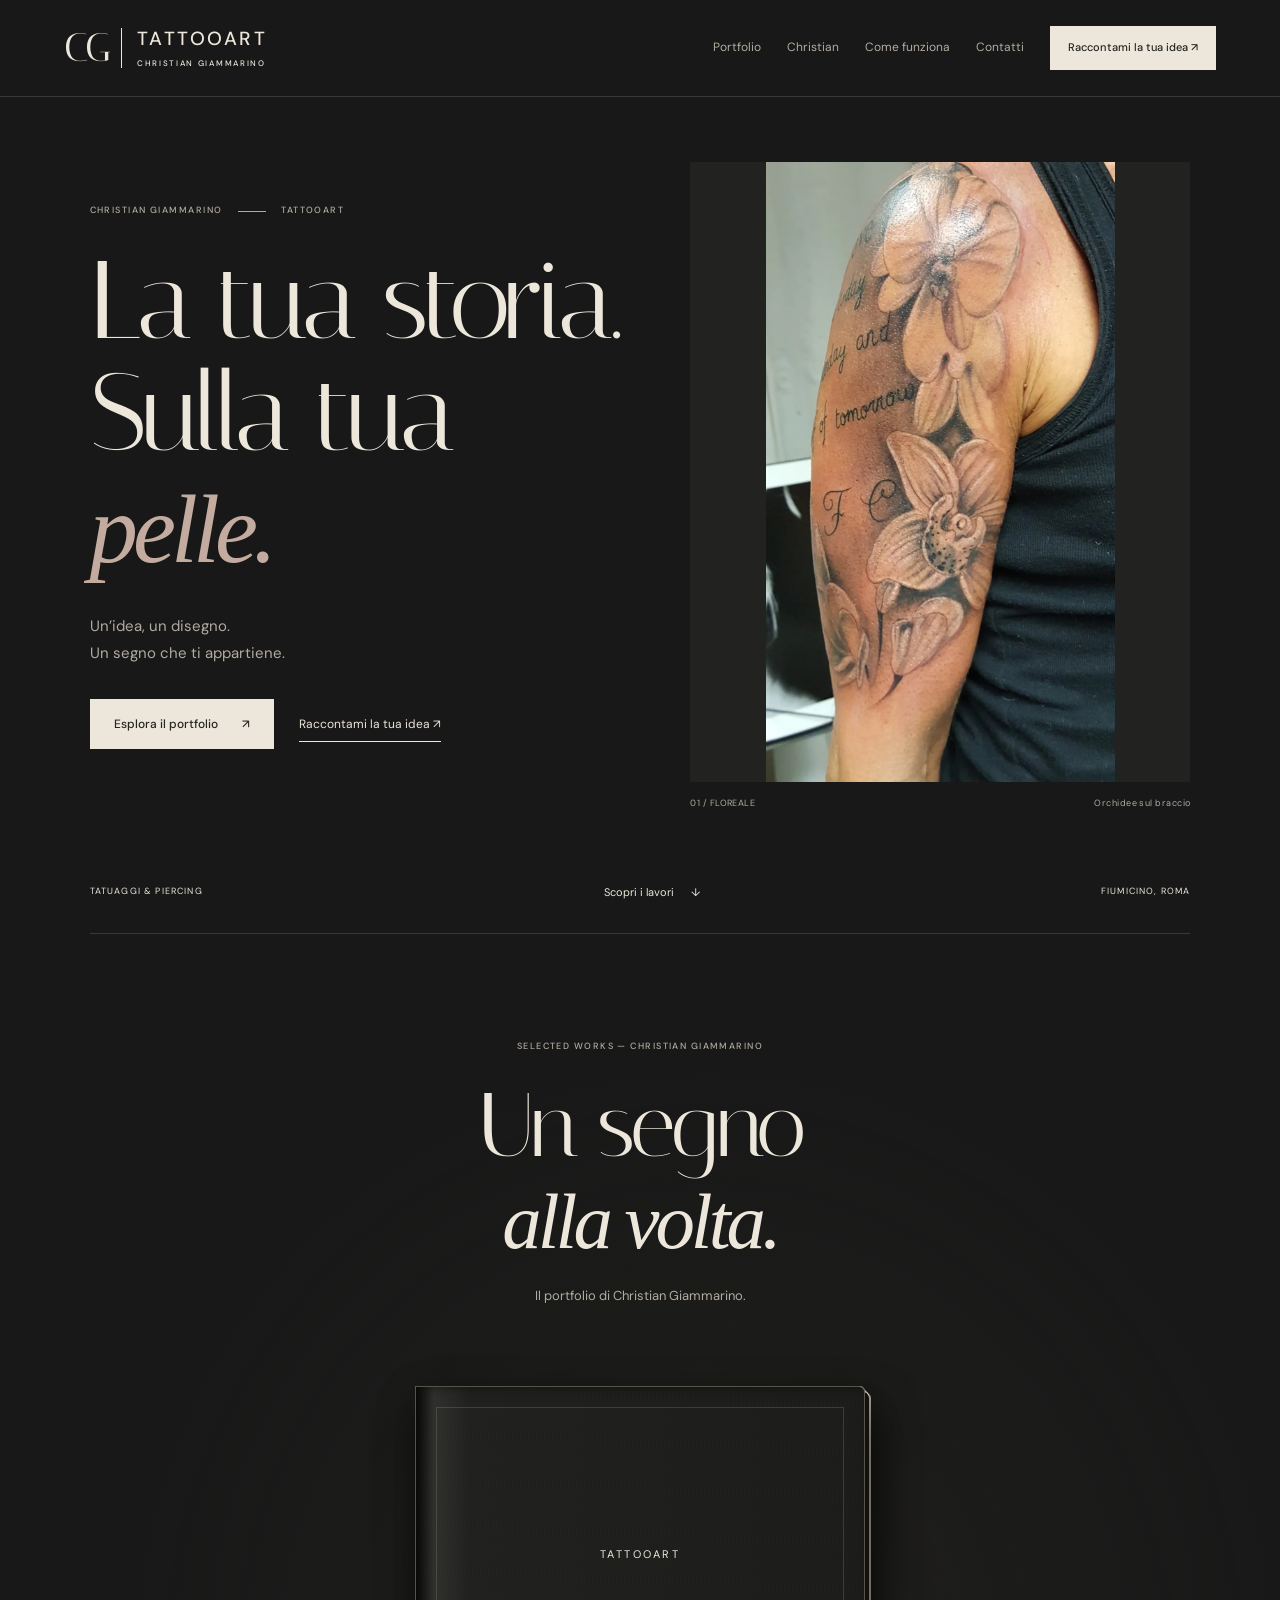
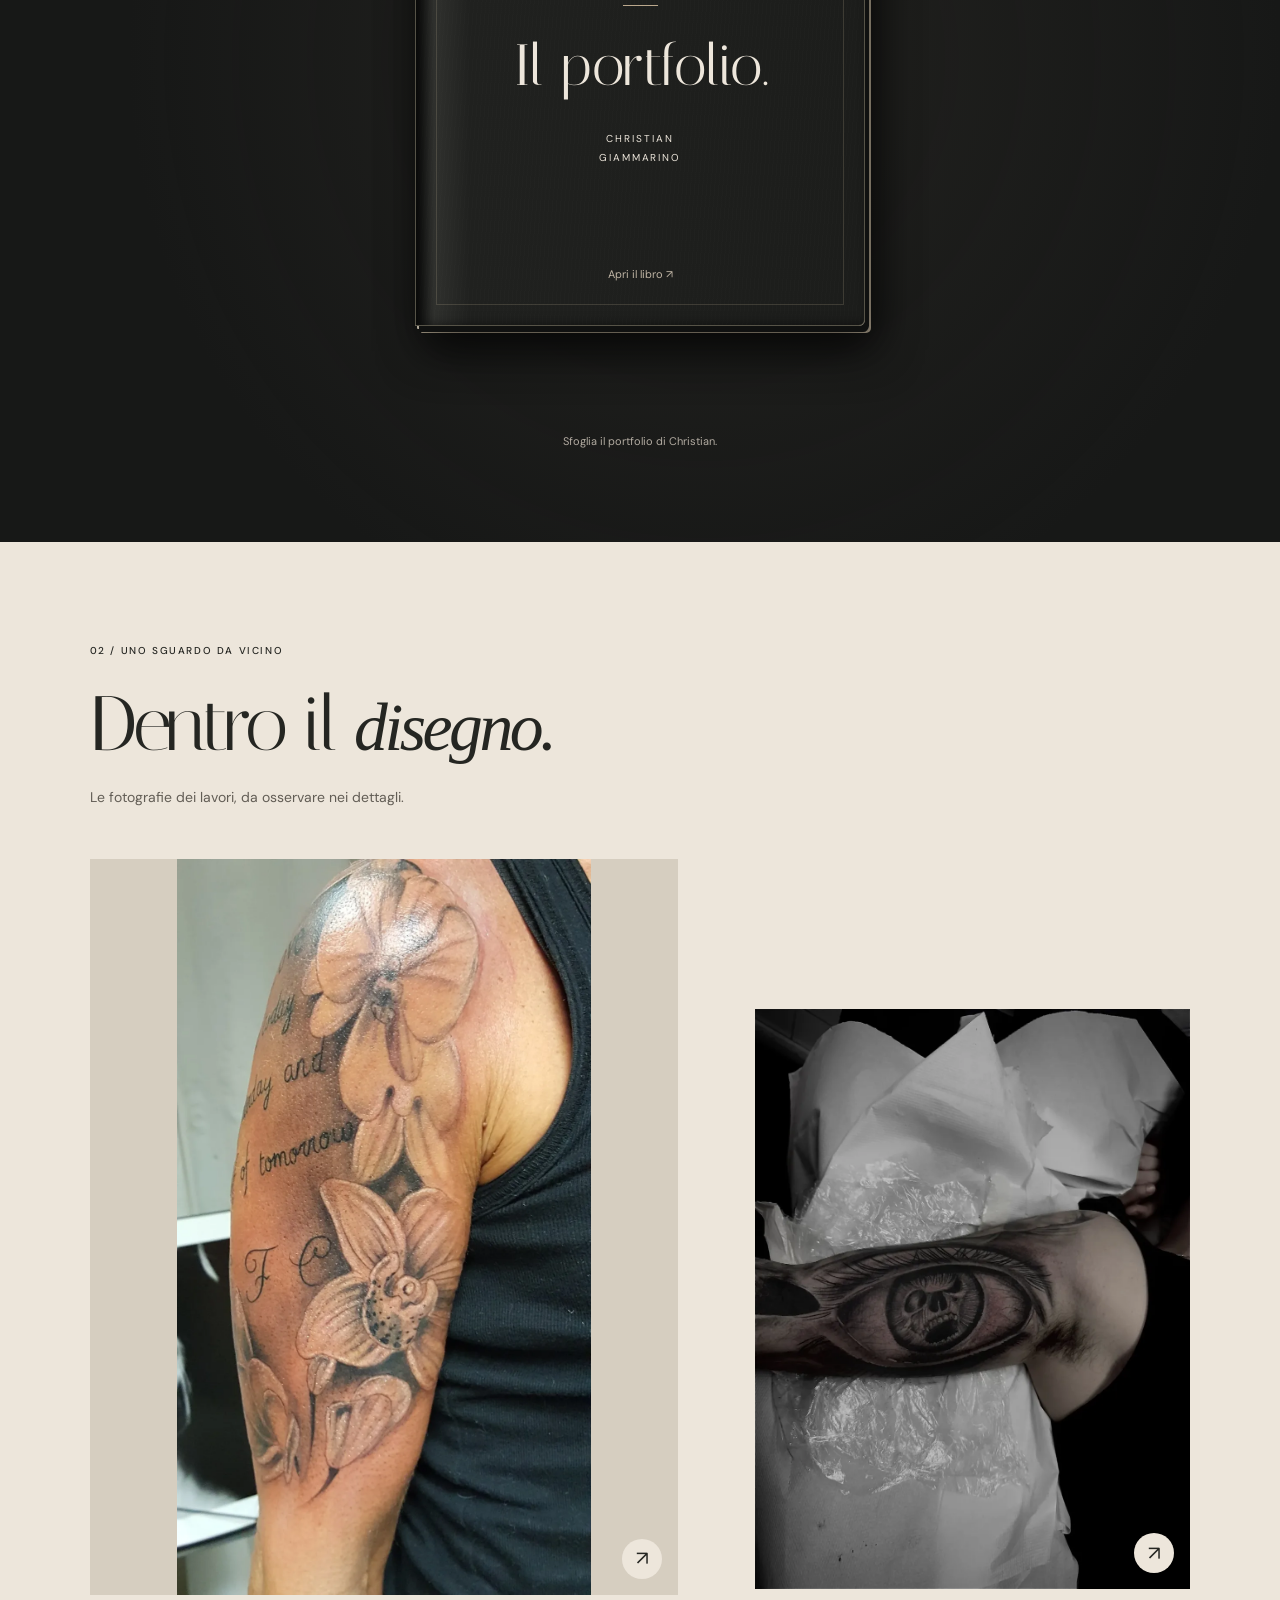
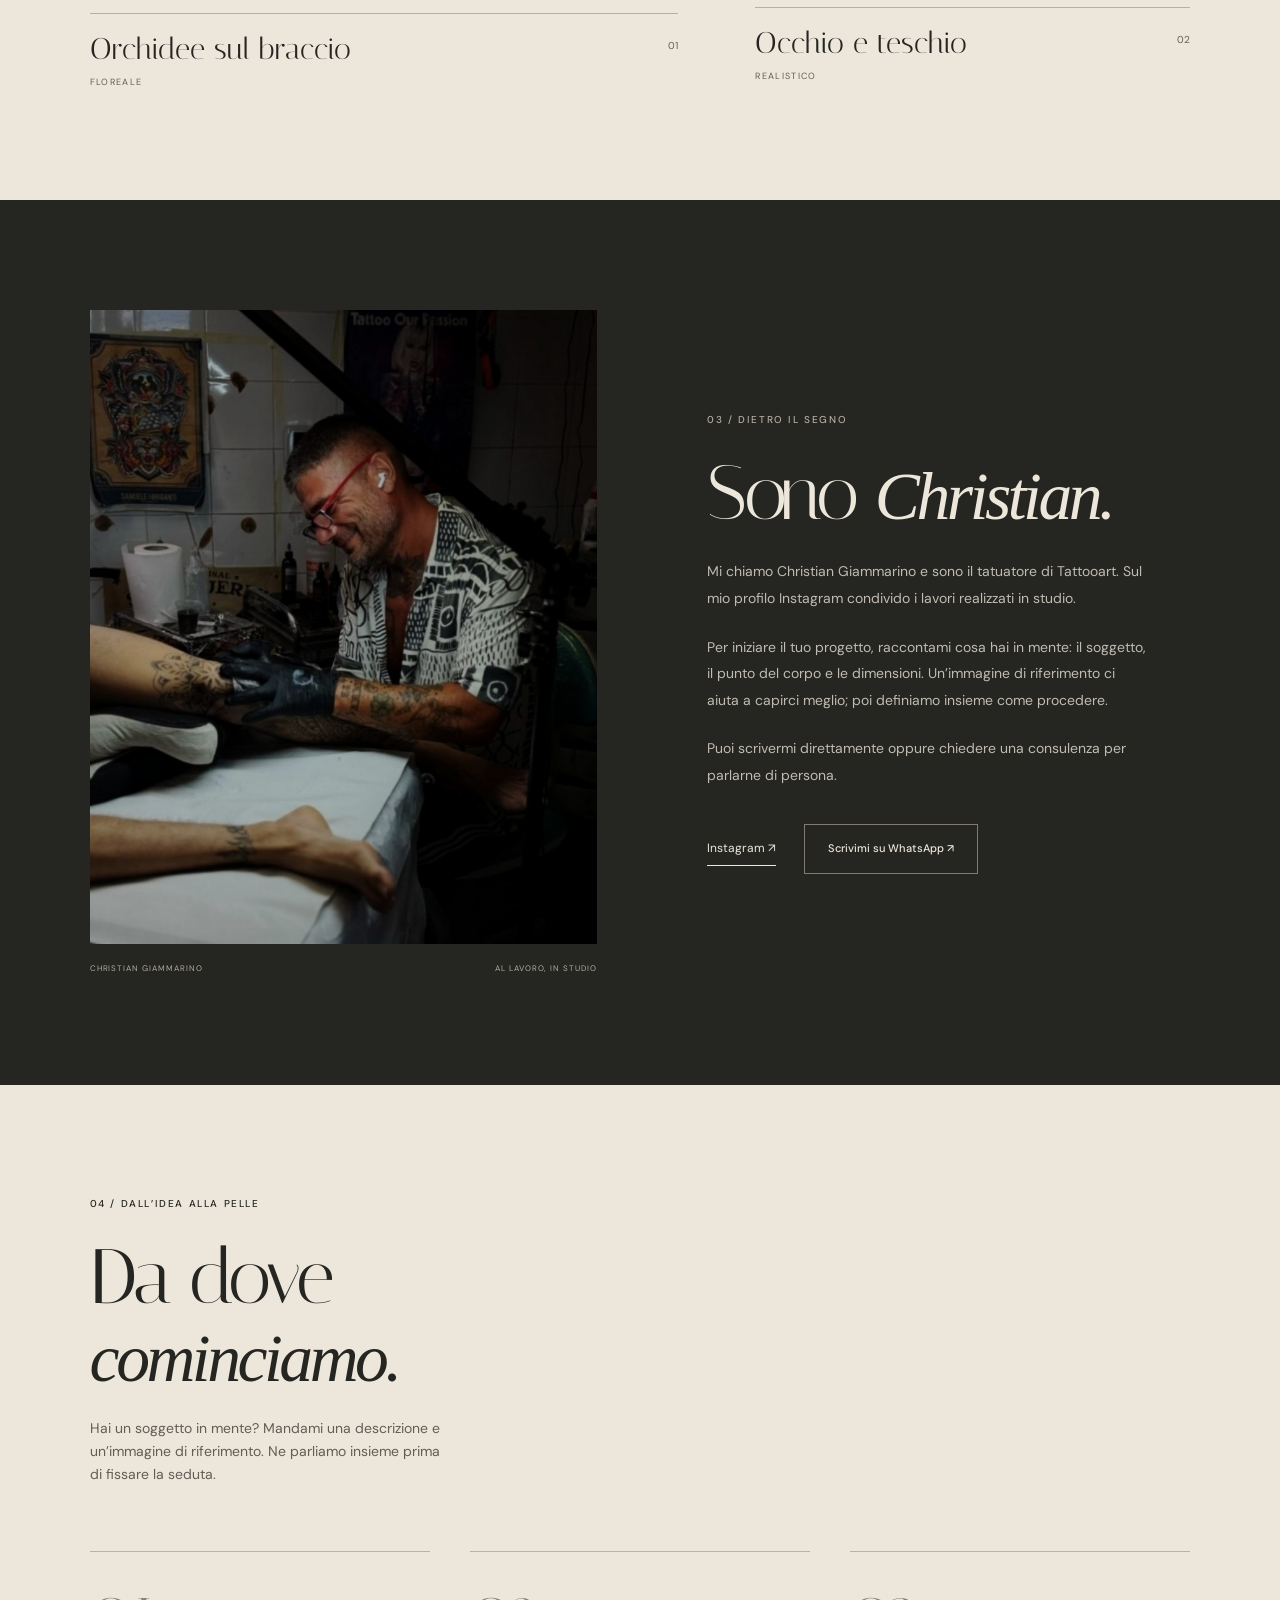
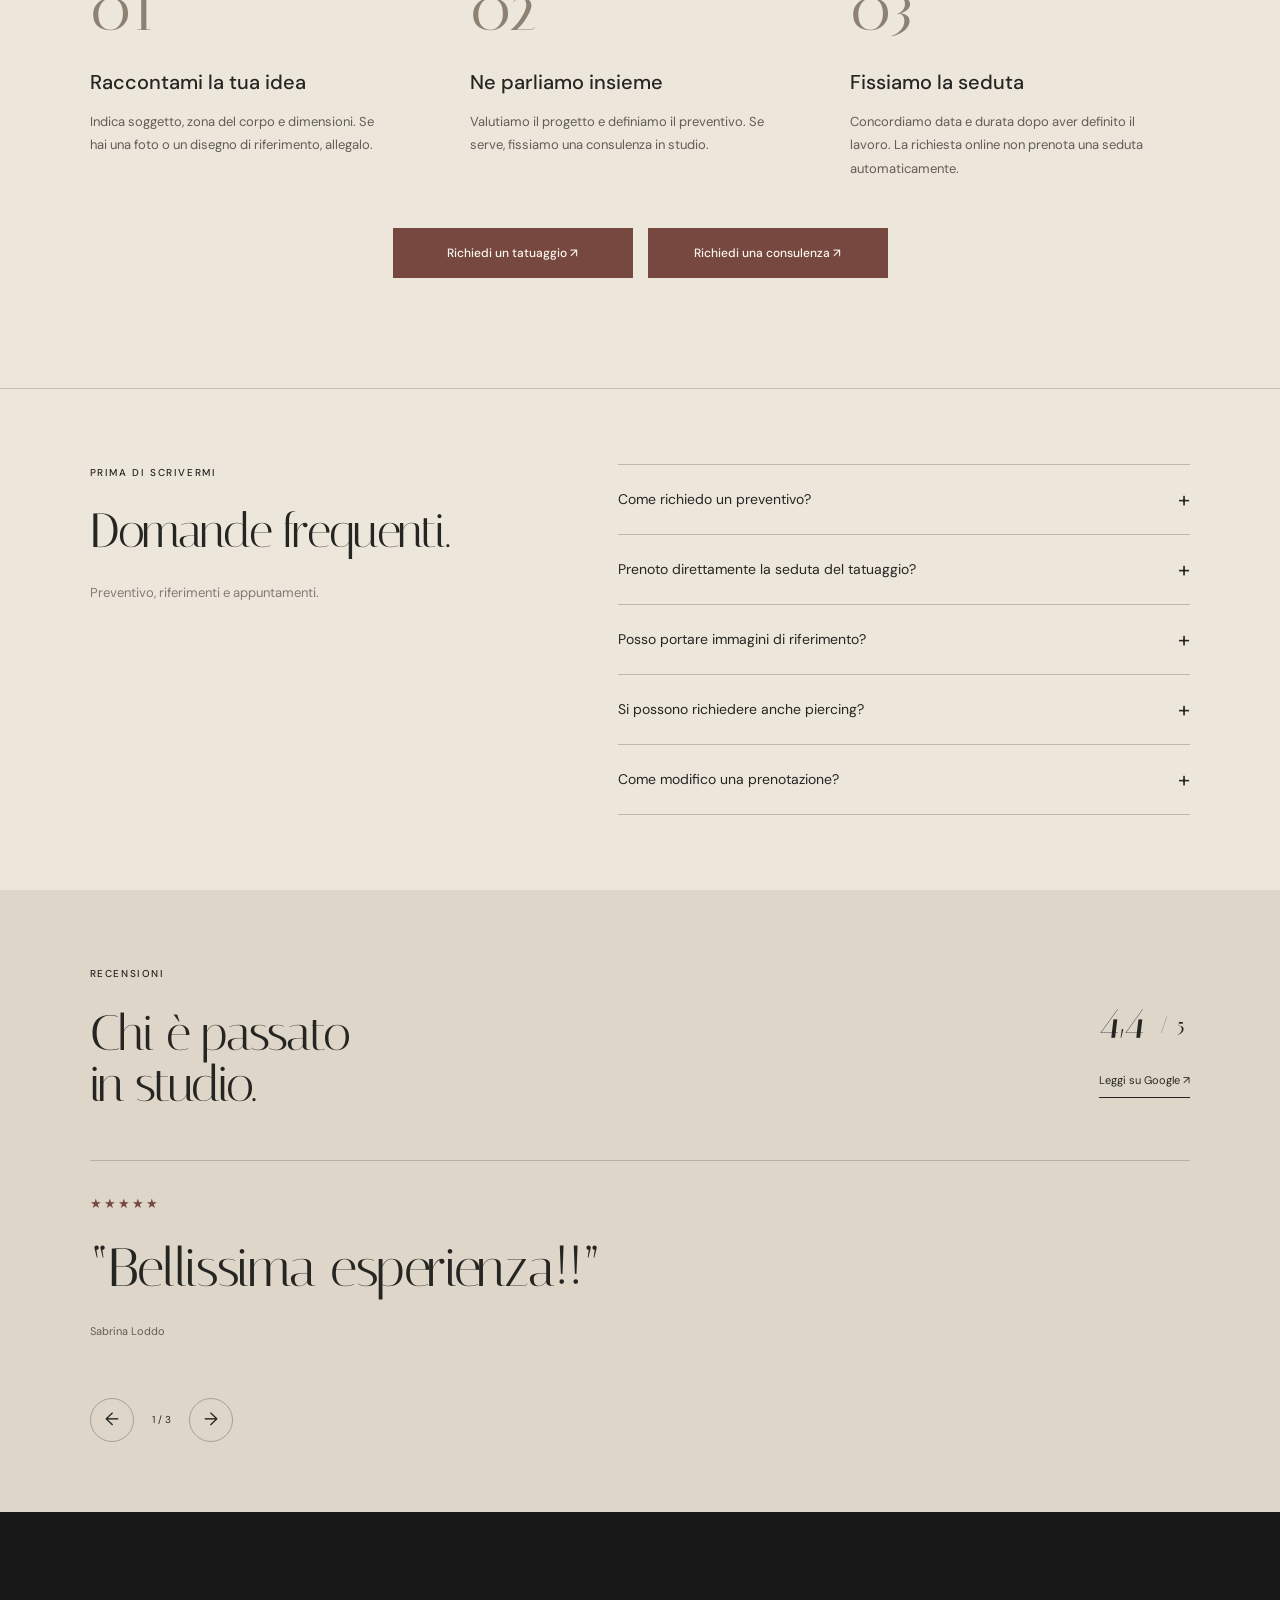
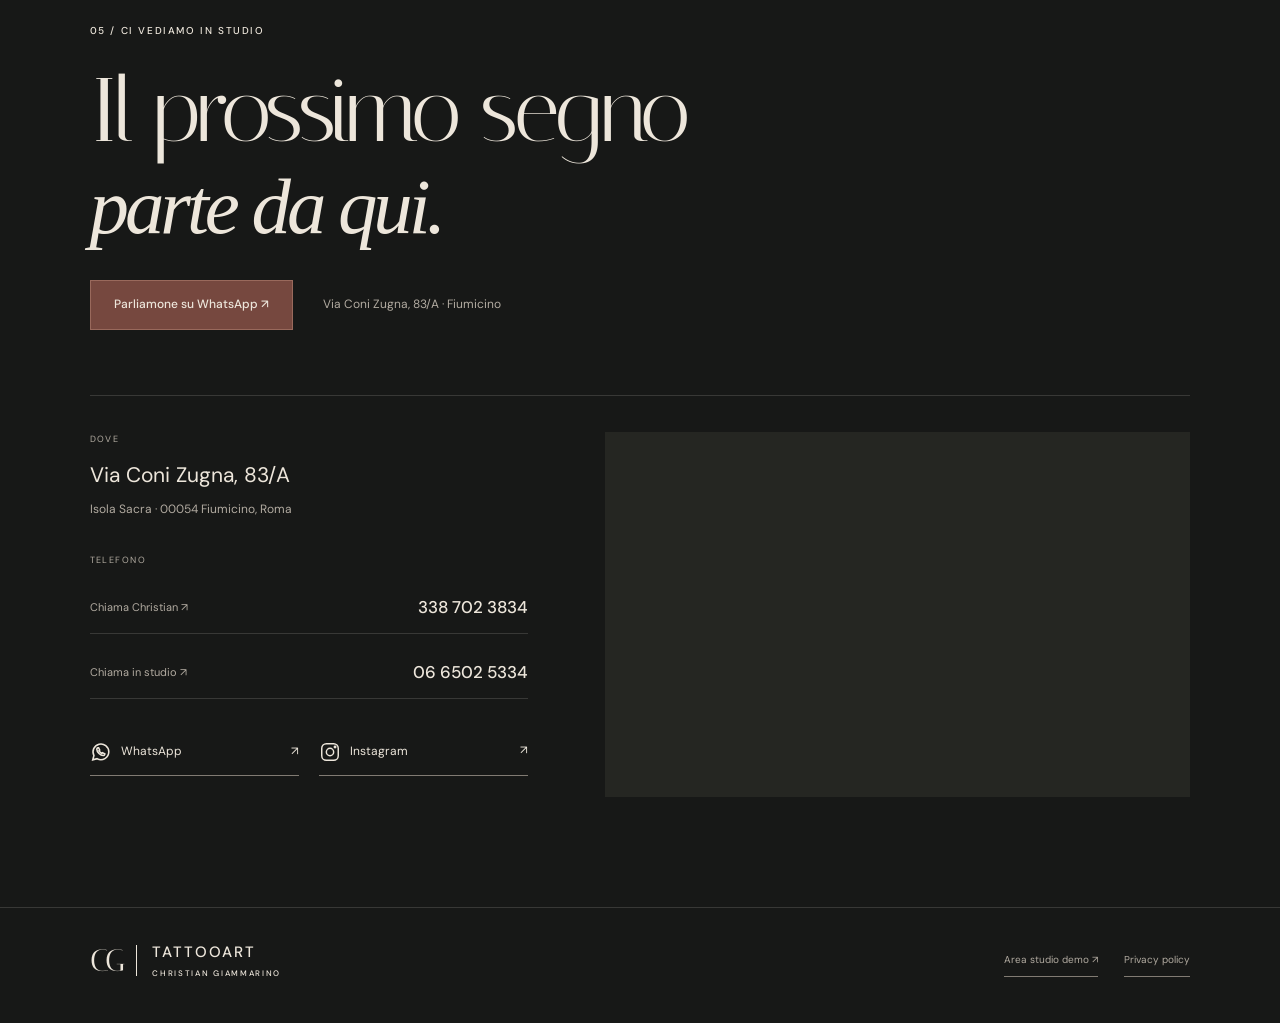
<file: index.html>
<!doctype html>
<html lang="it"><head><meta charset="utf-8"><meta name="viewport" content="width=device-width, initial-scale=1"><meta name="robots" content="noindex,nofollow"><meta name="description" content="Christian Giammarino, Tattooart Fiumicino. Guarda i lavori, racconta la tua idea e richiedi una consulenza in studio a Isola Sacra."><meta name="theme-color" content="#171817"><title>Tattooart — Christian Giammarino · Fiumicino</title><link rel="stylesheet" href="style.css"><link rel="stylesheet" href="studio.css"><link rel="icon" href="assets/mark.svg" type="image/svg+xml"></head>
<body><a class="skip" href="#main">Vai al contenuto</a>
<header><a class="brand" href="#main" aria-label="Tattooart, pagina iniziale"><span class="brand-icon">CG</span><span>TATTOOART<small>CHRISTIAN GIAMMARINO</small></span></a><button class="menu-btn" aria-expanded="false" aria-controls="nav"><span>Menu</span><span class="hamburger" aria-hidden="true"><i></i><i></i></span></button><nav id="nav" aria-label="Navigazione principale"><a href="#portfolio">Portfolio</a><a href="#studio">Christian</a><a href="#percorso">Come funziona</a><a href="#contatti">Contatti</a><button class="btn small" data-action="request">Raccontami la tua idea ↗</button></nav></header>
<main id="main"><section class="hero editorial-hero">
<div class="hero-copy"><p class="eyebrow">CHRISTIAN GIAMMARINO <span class="editorial-rule"></span> TATTOOART</p><h1>La tua storia.<br>Sulla tua<br> <em>pelle.</em></h1><p class="hero-subtitle">Un’idea, un disegno.<br>Un segno che ti appartiene.</p><div class="actions"><a class="btn" href="#portfolio">Esplora il portfolio <span aria-hidden="true">↗</span></a><button class="text-link" data-action="request">Raccontami la tua idea ↗</button></div></div>
<figure class="hero-visual"><button data-work="orchidee" aria-label="Ingrandisci Orchidee sul braccio"><img src="assets/christian-3.webp" alt="Orchidee tatuate sul braccio, lavoro di Christian Giammarino" width="1000" height="1778" fetchpriority="high"></button><figcaption><span>01 / FLOREALE</span><span>Orchidee sul braccio</span></figcaption></figure>
<div class="hero-baseline"><span>TATUAGGI & PIERCING</span><a href="#portfolio">Scopri i lavori <span aria-hidden="true">↓</span></a><span>FIUMICINO, ROMA</span></div></section>
<section id="portfolio" class="book-exhibition"><div class="book-heading"><p class="eyebrow">SELECTED WORKS — CHRISTIAN GIAMMARINO</p><h2>Un segno<br><em>alla volta.</em></h2><p>Il portfolio di Christian Giammarino.</p></div><div class="photo-hero book-stage" aria-label="Portfolio da sfogliare"><div class="portfolio-book" id="portfolio-book"><div class="book-page book-left" id="book-left" aria-hidden="true"></div><div class="book-page book-right" id="book-right" role="group" inert><button id="hero-photo-open" class="hero-photo-open" data-work="orchidee" aria-label="Ingrandisci Orchidee sul braccio"><img id="hero-photo" src="assets/christian-3.webp" alt="Orchidee sul braccio" fetchpriority="high" width="1000" height="1778"></button><div class="book-page-caption"><span id="hero-photo-label">Orchidee sul braccio</span><span id="book-page-number">01</span></div></div><button id="book-cover" class="book-cover" aria-label="Apri il libro dei tatuaggi" aria-expanded="false" aria-controls="book-right"><span class="book-cover-front"><span class="cover-brand">TATTOOART</span><span class="cover-rule"></span><span class="cover-title">Il portfolio.</span><span class="cover-author">CHRISTIAN<br>GIAMMARINO</span><span class="cover-open">Apri il libro ↗</span></span><span class="book-cover-back" aria-hidden="true"></span></button><div id="turning-page" class="turning-page" aria-hidden="true" hidden><div class="turn-face turn-front"></div><div class="turn-face turn-back"></div></div></div><div class="book-navigation" id="book-navigation" hidden><button data-hero-dir="-1" aria-label="Pagina precedente">←</button><span id="hero-counter" role="status" aria-live="polite">1 / 2</span><button data-hero-dir="1" aria-label="Pagina successiva">→</button><button id="book-close" class="book-close">Chiudi il libro</button></div><p class="book-hint" id="book-hint">Sfoglia il portfolio di Christian.</p></div></section>

<section id="lavori" class="section portfolio"><div class="section-head"><div><p class="eyebrow">02 / UNO SGUARDO DA VICINO</p><h2>Dentro il <em>disegno.</em></h2><p class="section-note">Le fotografie dei lavori, da osservare nei dettagli.</p></div></div><div id="gallery" class="gallery"></div></section>
<section id="studio" class="studio-section artist-story"><figure class="artist-photo"><div class="artist-crop"><img src="assets/christian-portrait-hd.jpg" alt="Christian Giammarino al lavoro nel suo studio" width="1471" height="1536" loading="lazy"></div><figcaption><span>CHRISTIAN GIAMMARINO</span><span>AL LAVORO, IN STUDIO</span></figcaption></figure><div class="studio-copy"><p class="eyebrow">03 / DIETRO IL SEGNO</p><h2>Sono <em>Christian.</em></h2><p>Mi chiamo Christian Giammarino e sono il tatuatore di Tattooart. Sul mio profilo Instagram condivido i lavori realizzati in studio.</p><p>Per iniziare il tuo progetto, raccontami cosa hai in mente: il soggetto, il punto del corpo e le dimensioni. Un’immagine di riferimento ci aiuta a capirci meglio; poi definiamo insieme come procedere.</p><p>Puoi scrivermi direttamente oppure chiedere una consulenza per parlarne di persona.</p><div class="artist-contact"><a class="text-link" href="https://www.instagram.com/tattooartfiumicino/" target="_blank" rel="noopener">Instagram ↗</a><a class="btn outline" href="https://wa.me/393387023834" target="_blank" rel="noopener">Scrivimi su WhatsApp ↗</a></div></div></section>
<section id="percorso" class="section"><div class="section-head"><div><p class="eyebrow">04 / DALL’IDEA ALLA PELLE</p><h2>Da dove<br><em>cominciamo.</em></h2><p class="section-note">Hai un soggetto in mente? Mandami una descrizione e un’immagine di riferimento. Ne parliamo insieme prima di fissare la seduta.</p></div></div><div class="steps"><article><span>01</span><h3>Raccontami la tua idea</h3><p>Indica soggetto, zona del corpo e dimensioni. Se hai una foto o un disegno di riferimento, allegalo.</p></article><article><span>02</span><h3>Ne parliamo insieme</h3><p>Valutiamo il progetto e definiamo il preventivo. Se serve, fissiamo una consulenza in studio.</p></article><article><span>03</span><h3>Fissiamo la seduta</h3><p>Concordiamo data e durata dopo aver definito il lavoro. La richiesta online non prenota una seduta automaticamente.</p></article></div><div class="process-actions"><button class="btn outline" data-action="request">Richiedi un tatuaggio ↗</button><button class="btn outline" data-action="booking">Richiedi una consulenza ↗</button></div></section>

<section id="faq" class="section faq"><div><p class="eyebrow">PRIMA DI SCRIVERMI</p><h2>Domande frequenti.</h2><p class="muted">Preventivo, riferimenti e appuntamenti.</p></div><div class="faq-list"><details><summary>Come richiedo un preventivo?</summary><p>Il prezzo dipende dal progetto. Nella richiesta indica cosa vorresti, dove e quanto grande: sono le informazioni da cui partire per un preventivo.</p></details><details><summary>Prenoto direttamente la seduta del tatuaggio?</summary><p>In questo percorso prenoti una consulenza. La seduta del tatuaggio viene concordata dopo la valutazione di Christian, perché durata e preparazione dipendono dal progetto.</p></details><details><summary>Posso portare immagini di riferimento?</summary><p>Sì, nel modulo puoi allegare un’immagine per spiegare la tua idea. Christian potrà consultarla insieme alla descrizione della tua idea.</p></details><details><summary>Si possono richiedere anche piercing?</summary><p>Per un piercing, scrivi su WhatsApp o chiama lo studio per chiedere disponibilità e informazioni. Il modulo e il calendario del sito sono dedicati ai tatuaggi.</p></details><details><summary>Come modifico una prenotazione?</summary><p>Per annullare o spostare un appuntamento, contatta lo studio su WhatsApp o per telefono. Concordiamo insieme un nuovo orario.</p></details></div></section>
<section class="section reviews" aria-label="Recensioni dei clienti"><div class="section-head"><div><p class="eyebrow">RECENSIONI</p><h2>Chi è passato<br> in studio.</h2></div><div class="review-rating"><strong>4,4 <span>/ 5</span></strong><a class="text-link" href="https://maps.app.goo.gl/mRBrQePE4BEtHWvHA" target="_blank" rel="noopener">Leggi su Google ↗</a></div></div><div class="review-carousel" aria-roledescription="carosello"><div id="review-slide" aria-live="polite"></div><div class="review-controls"><button data-review-dir="-1" aria-label="Recensione precedente">←</button><span id="review-count"></span><button data-review-dir="1" aria-label="Recensione successiva">→</button></div></div></section><section id="contatti" class="contact-hub section"><div class="section-head"><div><p class="eyebrow">05 / CI VEDIAMO IN STUDIO</p><h2>Il prossimo segno<br><em>parte da qui.</em></h2></div></div><div class="contact-intro"><a class="btn" href="https://wa.me/393387023834" target="_blank" rel="noopener">Parliamone su WhatsApp ↗</a><p>Via Coni Zugna, 83/A · Fiumicino</p></div><div class="contact-layout"><div class="contact-panel"><div class="contact-block"><span class="contact-label">DOVE</span><p>Via Coni Zugna, 83/A<br><span>Isola Sacra · 00054 Fiumicino, Roma</span></p></div><div class="contact-block"><span class="contact-label">TELEFONO</span><div class="phone-links"><a class="contact-phone" href="tel:+393387023834"><span>Chiama Christian ↗</span><strong>338 702 3834</strong></a><a class="contact-phone" href="tel:+390665025334"><span>Chiama in studio ↗</span><strong>06 6502 5334</strong></a></div></div><div class="contact-links"><a href="https://wa.me/393387023834" target="_blank" rel="noopener"><span><svg viewBox="0 0 24 24" fill="none" stroke="currentColor" stroke-width="1.7" aria-hidden="true"><path d="M20.5 11.8a8.6 8.6 0 0 1-12.8 7.5L3 20.5l1.3-4.6a8.6 8.6 0 1 1 16.2-4.1Z"/><path d="M8.5 7.5c-.7.1-1.1.7-1.1 1.4 0 3.1 4 7 7 7 .7 0 1.4-.5 1.6-1.2l.2-.7-2.5-1.2-.8.9a7.7 7.7 0 0 1-3.1-3.1l.8-.8-1.2-2.4Z"/></svg>WhatsApp</span><span aria-hidden="true">↗</span></a><a href="https://www.instagram.com/tattooartfiumicino/" target="_blank" rel="noopener"><span><svg viewBox="0 0 24 24" fill="none" stroke="currentColor" stroke-width="1.6" aria-hidden="true"><rect x="3" y="3" width="18" height="18" rx="5"/><circle cx="12" cy="12" r="4"/><circle cx="17.5" cy="6.5" r=".8" fill="currentColor"/></svg>Instagram</span>↗</a></div></div><div class="map-section"><iframe title="Google Maps: Tattoo Artist Christian, Via Coni Zugna 83, Fiumicino" loading="lazy" referrerpolicy="no-referrer-when-downgrade" src="https://maps.google.com/maps?q=Tattoo%20Artist%20Christian%20Via%20Coni%20Zugna%2083%20Fiumicino&amp;output=embed"></iframe></div></div></section></main><section id="studio-app" hidden aria-label="Gestionale dello studio"></section><footer><a class="brand" href="#main"><span class="brand-icon">CG</span><span>TATTOOART<small>CHRISTIAN GIAMMARINO</small></span></a><div><button data-action="studio">Area studio demo ↗</button><button data-action="privacy">Privacy policy</button></div></footer>
<div class="mobile-contact"><button class="btn outline" data-action="request">Richiedi un tatuaggio</button><a class="btn outline" href="https://wa.me/393387023834" target="_blank" rel="noopener" aria-label="Scrivi allo studio su WhatsApp">WhatsApp ↗</a></div><div id="toast" class="toast" role="status" aria-live="polite"></div><dialog id="modal" aria-labelledby="modal-title"><div id="modal-content"></div></dialog><script src="privacy.js"></script><script src="app.js"></script><script src="experience.js"></script><script src="portfolio.js"></script><script src="motion.js"></script><script src="book.js"></script><script src="manager.js"></script></body></html>
</file>
<file: style.css>
@import url('https://fonts.googleapis.com/css2?family=DM+Sans:wght@400;500;600;700&family=Italiana&display=swap');
:root{--paper:#ede6db;--ink:#252622;--muted:#817b73;--line:#cbc2b5;--accent:#76483f;--dark:#171817;--white:#faf6ee;--serif:'Italiana',Georgia,serif;--sans:'DM Sans',Arial,sans-serif;--light-line:#ede6db28;--secondary:#b2aba1}
*{box-sizing:border-box}html{scroll-behavior:smooth;scroll-padding-top:30px}body{margin:0;background:var(--dark);color:var(--paper);font-family:var(--sans);font-size:15px;line-height:1.65}button,input,textarea,select{font:inherit}button,a{-webkit-tap-highlight-color:transparent}button{cursor:pointer;color:inherit}a{color:inherit;text-decoration:none}button:disabled{opacity:.4;cursor:not-allowed}button:focus-visible,a:focus-visible,summary:focus-visible{outline:2px solid #b88774;outline-offset:5px}input:focus,textarea:focus,select:focus{outline:2px solid var(--accent);outline-offset:2px}img{display:block;max-width:100%}figure{margin:0}h1,h2,h3,p{margin-top:0}h1,h2{font-family:var(--serif);font-weight:400;line-height:1.02;letter-spacing:-.045em}h1{font-size:clamp(68px,8.6vw,136px)}h2{font-size:clamp(48px,6vw,88px);margin-bottom:26px}h3{font-size:22px;line-height:1.3;font-weight:500}em{font-family:Georgia,serif;font-size:.88em;font-weight:400}p{margin-bottom:22px}button svg,a svg{width:22px;height:22px}button{touch-action:manipulation}.skip{position:fixed;top:-80px;left:20px;z-index:1000;background:var(--paper);color:var(--ink);padding:12px}.skip:focus{top:15px}
/* Identity and navigation */
body>header{padding:26px 5%;display:flex;align-items:center;justify-content:space-between;gap:25px;border-bottom:1px solid var(--light-line);position:relative;z-index:30;background:var(--dark)}.brand{display:flex;align-items:center;gap:15px;font-size:19px;letter-spacing:.13em;line-height:1.2;font-weight:500}.brand-icon{font-family:var(--serif);font-size:40px;font-weight:400;letter-spacing:-.1em;padding-right:14px;border-right:1px solid currentColor;line-height:1}.brand small{display:block;font-size:8px;letter-spacing:.21em;margin-top:8px}#nav{display:flex;gap:26px;align-items:center;font-size:12px}#nav>a{padding:10px 0;color:var(--secondary)}#nav>a:hover{color:var(--paper)}.menu-btn{display:none}.btn{display:inline-flex;justify-content:center;align-items:center;gap:24px;min-height:50px;padding:15px 23px;border:1px solid var(--paper);background:var(--paper);color:var(--ink);font-size:12px;font-weight:500;line-height:1.4;transition:background .2s,transform .2s}.btn:hover{background:#d6cbbb;transform:translateY(-2px)}.btn.small{font-size:11px;padding:12px 17px;min-height:44px}.btn.outline{background:transparent;color:inherit;border-color:currentColor}.btn.outline:hover{background:#817b7314}.text-link{display:inline-flex;align-items:center;gap:15px;border:0;border-bottom:1px solid currentColor;padding:8px 0;background:none;font-size:12px;line-height:1.5;color:inherit}.text-link:hover{opacity:.75}.eyebrow{font-size:10px;letter-spacing:.16em;line-height:1.7;font-weight:500;text-transform:uppercase;margin-bottom:26px}.editorial-rule{display:inline-block;width:28px;height:1px;background:currentColor;vertical-align:middle;margin:0 12px}.section{padding:110px 7%}.section-head{display:flex;justify-content:space-between;align-items:end;gap:35px;margin-bottom:50px}.section-head h2{margin-bottom:0}.section-note{max-width:360px;color:#625d55;font-size:14px;margin:22px 0 0}.muted{color:var(--muted);font-size:13px}
/* Opening spread */
.editorial-hero{display:grid;grid-template-columns:1.06fr 1fr;gap:0 5%;padding:65px 7% 0;position:relative}.hero-copy{align-self:center;z-index:1;padding:20px 0 40px}.hero-copy .eyebrow{color:var(--secondary);font-size:9px}.hero-copy h1{margin-bottom:32px}.hero-copy h1 em{color:#c4ab9f}.hero-subtitle{font-size:15px;color:var(--secondary);line-height:1.8;margin-bottom:32px}.actions{display:flex;align-items:center;gap:25px;flex-wrap:wrap}.hero-visual{max-width:500px;width:100%;justify-self:end}.hero-visual>button{display:block;padding:0;border:0;background:#222321;width:100%;height:620px;overflow:hidden;cursor:zoom-in}.hero-visual img{height:100%;width:100%;object-fit:contain;transition:filter .5s}.hero-visual button:hover img{filter:brightness(1.1)}.hero-visual figcaption{display:flex;justify-content:space-between;gap:15px;padding-top:14px;font-size:9px;color:var(--secondary);letter-spacing:.05em}.hero-baseline{grid-column:1/-1;display:flex;justify-content:space-between;align-items:center;gap:20px;padding:32px 0;border-bottom:1px solid var(--light-line);margin-top:40px;font-size:9px;letter-spacing:.13em}.hero-baseline>a{font-size:11px;letter-spacing:0}.hero-baseline>a>span{margin-left:14px}
/* Art-book scene. Fixed dimensions avoid reflow during open / close. */
.book-exhibition{padding:105px 7% 70px;background:radial-gradient(ellipse at 55% 60%,#36332e55,transparent 58%),#171817}.book-heading{text-align:center}.book-heading .eyebrow{color:var(--secondary);font-size:9px}.book-heading h2{font-size:clamp(60px,7vw,100px);margin-bottom:22px}.book-heading>p:last-child{color:var(--secondary);font-size:13px}.photo-hero.book-stage{width:min(100%,900px);margin:55px auto 0;padding:25px 0 0;perspective:2100px;position:relative}.portfolio-book{width:100%;height:540px;position:relative;transform:translate3d(-25%,0,0);transform-style:preserve-3d;will-change:transform}.book-page{position:absolute;inset:0 0 0 50%;width:50%;height:100%;padding:26px 24px 20px;border:1px solid #c6bdab;background:linear-gradient(90deg,#c5bba8,#ede6db 8%,#f6efe3 90%,#dfd6c6);color:var(--ink);border-radius:1px 5px 5px 1px;box-shadow:2px 3px 0 #d4cbb9,4px 5px 0 #f5efdf,6px 7px 0 #ada18c,8px 18px 45px #0007;display:flex;flex-direction:column;overflow:hidden}.book-right:after{content:'';position:absolute;inset:0 auto 0 0;width:12px;background:linear-gradient(90deg,#75694e33,transparent);pointer-events:none}.hero-photo-open{display:block;padding:0;border:0;background:none;cursor:zoom-in}.book-right .hero-photo-open,.turn-front .hero-photo-open{width:100%;height:calc(100% - 30px);padding:0;background:#242522;overflow:hidden}.hero-photo-open img{width:100%;height:100%;object-fit:contain;object-position:center;display:block}.book-page-caption{display:flex;justify-content:space-between;gap:8px;align-items:center;margin-top:auto;padding-top:10px;font-size:9px;line-height:1.3}.book-page-caption>span:last-child{font-family:Georgia,serif}.book-cover{position:absolute;inset:0 0 0 50%;width:50%;height:100%;border:0;background:transparent;padding:0;transform-origin:left center;transform-style:preserve-3d;z-index:5;border-radius:1px 6px 6px 1px;overflow:visible;opacity:1!important;will-change:transform;color:var(--paper)}.is-open .book-cover{pointer-events:none}.book-cover-front,.book-cover-back{position:absolute;inset:0;backface-visibility:hidden;-webkit-backface-visibility:hidden;border-radius:inherit;overflow:hidden;display:flex;flex-direction:column;align-items:center;justify-content:center;padding:35px 28px}.book-cover-front{background:repeating-linear-gradient(95deg,#ffffff02 0px,#ffffff02 1px,transparent 1px,transparent 4px),linear-gradient(90deg,#111211,#30312e 4%,#20211f 12%,#1c1d1b);border:1px solid #565347;box-shadow:inset 7px 0 12px #0008,4px 6px 0 #101110,10px 25px 45px #0008}.book-cover-front:before{content:'';position:absolute;inset:20px;border:1px solid #b7a98e36;pointer-events:none}.cover-brand{font-size:11px;letter-spacing:.23em}.cover-rule{width:35px;height:1px;background:#bba88d;margin:42px 0 30px}.cover-title{font-family:var(--serif);font-size:58px;line-height:1.05}.cover-author{font-size:10px;letter-spacing:.19em;line-height:1.9;margin-top:32px}.cover-open{position:absolute;bottom:42px;font-size:11px;color:#bfb4a4}.book-cover-back{transform:rotateY(180deg);padding:0;background:linear-gradient(90deg,#f2eadc,#ede6db 88%,#c5bba8);border:1px solid #c6bdab;color:var(--ink);box-shadow:-3px 4px 0 #d4cbb9,-5px 7px 0 #ada18c}.book-cover-back .book-left{position:static;inset:auto;display:flex;opacity:1;width:100%;height:100%;padding:44px 35px;border:0;border-radius:0;box-shadow:none;background:transparent;text-align:left;align-items:flex-start;justify-content:space-between}.book-left .eyebrow{font-size:9px;color:#625d55;margin:0}.book-left h3{font-family:var(--serif);font-size:45px;line-height:1.05;font-weight:400;letter-spacing:-.035em;margin:0 0 22px}.book-left p{font-size:12px;line-height:1.8;margin-bottom:0;color:#625d55}.book-left .leaf-index{font-size:10px;letter-spacing:.13em;border-top:1px solid #bcb3a3;padding-top:16px;width:100%;color:#625d55}.turning-page{position:absolute;inset:0 0 0 50%;width:50%;height:100%;transform-origin:left center;transform-style:preserve-3d;z-index:6;pointer-events:none;will-change:transform}.turning-page[hidden]{display:none}.turn-face{position:absolute;inset:0;backface-visibility:hidden;-webkit-backface-visibility:hidden;border:1px solid #c6bdab;overflow:hidden}.turn-front{display:flex;flex-direction:column;padding:26px 24px 20px;border-radius:1px 5px 5px 1px;background:linear-gradient(90deg,#c5bba8,#ede6db 8%,#f6efe3 90%,#dfd6c6);color:var(--ink)}.turn-back{transform:rotateY(180deg);background:linear-gradient(90deg,#f2eadc,#ede6db 88%,#c5bba8)}.turn-back .leaf-copy{display:flex;height:100%;flex-direction:column;justify-content:space-between;padding:44px 35px;text-align:left;color:var(--ink)}.turn-back .leaf-copy .eyebrow{font-size:9px;color:#625d55;margin:0}.turn-back .leaf-copy h3{font-family:var(--serif);font-size:45px;line-height:1.05;font-weight:400;letter-spacing:-.035em;margin:0 0 22px}.turn-back .leaf-copy p{font-size:12px;line-height:1.8;margin-bottom:0;color:#625d55}.turn-back .leaf-index{font-size:10px;letter-spacing:.13em;border-top:1px solid #bcb3a3;padding-top:16px;width:100%;color:#625d55}.book-navigation{display:flex;justify-content:center;align-items:center;gap:20px;min-height:46px;margin-top:40px}.book-navigation[hidden]{display:flex;visibility:hidden;pointer-events:none}.book-navigation>[data-hero-dir]{width:46px;height:46px;border:1px solid #817b7380;border-radius:50%;background:none;font-size:20px}.book-navigation>[data-hero-dir]:hover:not(:disabled){background:var(--paper);color:var(--ink)}.book-navigation #hero-counter{font-size:11px;min-width:32px;text-align:center}.book-close{border:0;border-bottom:1px solid var(--muted);background:none;padding:8px 0;font-size:10px;margin-left:15px}.book-hint{height:40px;min-height:40px;text-align:center;font-size:11px;color:var(--secondary);margin:20px 0 0}.book-cover:focus-visible{outline-offset:12px}
/* Unframed photographic selection */
.portfolio{background:var(--paper);color:var(--ink);padding-top:100px;padding-bottom:110px}.portfolio .section-head{max-width:740px}.gallery{display:grid;grid-template-columns:1.15fr .85fr;gap:7%;align-items:start}.work{padding:0;border:0;background:none;text-align:left;display:block;width:100%;color:var(--ink)}.work:nth-child(even){margin-top:150px}.work-image{position:relative;overflow:hidden;background:#d6cec0;aspect-ratio:4/5}.work:nth-child(even) .work-image{aspect-ratio:3/4}.work-image img{width:100%;height:100%;object-fit:contain;transition:filter .4s,transform .6s}.work:hover .work-image img{filter:brightness(1.06);transform:scale(1.015)}.work-arrow{position:absolute;bottom:16px;right:16px;width:40px;height:40px;background:var(--paper);color:var(--ink);display:grid;place-items:center;border-radius:50%;font-size:20px}.work-name{display:flex;justify-content:space-between;gap:15px;border-top:1px solid #b8afa1;margin-top:18px;padding-top:17px}.work-name strong{display:block;font-family:var(--serif);font-size:30px;font-weight:400;line-height:1.2}.work-name small{display:block;font-size:9px;letter-spacing:.15em;text-transform:uppercase;margin-top:8px;color:#625d55}.work-number{font-size:10px;color:#625d55;padding-top:7px}
/* The artist */
.artist-story{padding:110px 7%;display:grid;grid-template-columns:1.05fr 1fr;gap:10%;align-items:center;background:#252622}.artist-crop{aspect-ratio:4/5;overflow:hidden;background:#171817}.artist-crop img{width:100%;height:100%;object-fit:cover;object-position:50% 45%;transform:scale(1.5)}.artist-photo figcaption{display:flex;justify-content:space-between;gap:10px;padding-top:18px;color:var(--secondary);font-size:8px;letter-spacing:.12em}.studio-copy .eyebrow{color:var(--secondary)}.studio-copy h2{font-size:clamp(54px,6vw,86px)}.studio-copy>p:not(.eyebrow){font-size:14px;line-height:1.9;color:#c1bbb1;max-width:440px}.artist-contact{display:flex;gap:28px;align-items:center;flex-wrap:wrap;margin-top:35px}.artist-contact .btn{border-color:#817b73;font-size:11px}
/* Idea, appointment and supporting information */
#percorso{background:var(--paper);color:var(--ink)}#percorso .section-head{align-items:start}.steps{display:grid;grid-template-columns:repeat(3,minmax(0,1fr));gap:40px;margin-top:65px}.steps article{border-top:1px solid #bbb3a5;padding-top:25px}.steps article>span{display:block;font-family:var(--serif);font-size:64px;color:#8d8172;line-height:1;margin-bottom:28px}.steps h3{font-size:20px;margin:0 0 15px}.steps p{font-size:13px;line-height:1.8;color:#625d55;max-width:300px;margin:0}.process-actions{display:flex;justify-content:center;gap:15px;flex-wrap:wrap;margin-top:48px}.process-actions .btn{background:var(--accent);color:var(--white);border-color:var(--accent);min-width:240px}.process-actions .btn:hover{background:#633a32}.faq{background:var(--paper);color:var(--ink);border-top:1px solid #c9c0b3;display:grid;grid-template-columns:1fr 1.3fr;gap:8%;padding-top:75px;padding-bottom:75px}.faq h2{font-size:48px;letter-spacing:-.035em}.faq-list details{border-bottom:1px solid #c1b8aa;padding:24px 0}.faq-list details:first-child{border-top:1px solid #c1b8aa}summary{cursor:pointer;list-style:none;position:relative;padding-right:30px;font-size:14px;line-height:1.5}summary::-webkit-details-marker{display:none}summary:after{content:'+';position:absolute;right:0;top:0;font-size:22px;line-height:1}details[open] summary:after{content:'−'}.faq-list p{font-size:13px;line-height:1.8;color:#625d55;margin:20px 15px 0 0}.reviews{background:#ded6c9;color:var(--ink);padding-top:75px;padding-bottom:70px}.reviews .section-head{align-items:center}.reviews h2{font-size:50px}.review-rating strong{font-family:var(--serif);font-size:48px;font-weight:400;display:block}.review-rating strong span{font-size:22px}.review-rating .text-link{font-size:11px;margin-top:8px}.review-carousel{border-top:1px solid #b9b0a2;padding-top:32px}.review-stars{color:var(--accent);font-size:13px;letter-spacing:.15em}.review-slide blockquote{font-family:var(--serif);font-size:clamp(32px,4.2vw,60px);line-height:1.1;letter-spacing:-.025em;margin:24px 0}.review-slide>p{font-size:11px;color:#625d55;margin-bottom:0}.review-controls{display:flex;align-items:center;gap:18px;margin-top:25px}.review-controls button{width:44px;height:44px;border:1px solid #aaa092;background:none;border-radius:50%;color:var(--ink);font-size:18px}.review-controls button:hover{background:var(--ink);color:var(--paper)}.review-controls span{font-size:10px}#review-slide{min-height:180px;will-change:opacity,transform}
/* Closing invitation */
.contact-hub{background:var(--dark);color:var(--paper)}.contact-hub .section-head{margin-bottom:32px}.contact-hub h2{font-size:clamp(55px,7vw,98px)}.contact-intro{display:flex;gap:30px;align-items:center;margin-bottom:65px}.contact-intro p{margin:0;font-size:12px;color:var(--secondary)}.contact-intro .btn{background:var(--accent);border-color:#99695c;color:var(--paper)}.contact-layout{display:grid;grid-template-columns:.9fr 1.2fr;gap:7%;border-top:1px solid var(--light-line);padding-top:36px}.contact-panel{display:flex;flex-direction:column;gap:30px}.contact-label{display:block;font-size:9px;letter-spacing:.16em;color:var(--secondary);margin-bottom:13px}.contact-block p{font-size:21px;line-height:1.5;margin:0}.contact-block p span{font-size:12px;color:var(--secondary)}.phone-links{display:grid;gap:12px}.contact-phone{display:flex;align-items:center;justify-content:space-between;gap:15px;border-bottom:1px solid var(--light-line);padding:12px 0}.contact-phone>span{font-size:11px;color:var(--secondary)}.contact-phone>strong{font-size:17px;font-weight:500;white-space:nowrap}.contact-phone:hover{color:#d0a899}.contact-links{display:flex;gap:20px;margin-top:0}.contact-links>a{display:flex;justify-content:space-between;gap:16px;border-bottom:1px solid #817b73;padding:12px 0;flex:1;font-size:12px}.contact-links>a>span{display:flex;align-items:center;gap:9px}.map-section{min-height:365px;background:#252622}.map-section iframe{display:block;border:0;width:100%;height:100%;min-height:365px;filter:grayscale(1)}body>footer{background:var(--dark);padding:35px 7% 45px;border-top:1px solid var(--light-line);display:flex;justify-content:space-between;align-items:center;gap:25px}footer .brand{font-size:15px}footer .brand-icon{font-size:31px}footer>div{display:flex;gap:26px}footer button{background:none;border:0;border-bottom:1px solid #817b73;color:var(--secondary);font-size:10px;padding:8px 0}.mobile-contact{display:none}
/* Progressive motion: no script means no hidden content. */
.scroll-reveal{opacity:0;transform:translateY(24px);transition:opacity .65s ease var(--reveal-delay,0ms),transform .65s cubic-bezier(.2,.7,.2,1) var(--reveal-delay,0ms)}.scroll-reveal.revealed{opacity:1;transform:translateY(0)}
@media(min-width:1500px){.editorial-hero{max-width:1600px;margin:auto}.hero-visual>button{height:700px}}
@media(max-width:1050px){#nav{gap:17px}#nav>.btn{display:none}.editorial-hero{padding-left:5%;padding-right:5%;gap:4%}.hero-visual>button{height:540px}.hero-copy h1{font-size:86px}.hero-copy .eyebrow{max-width:260px}.actions{gap:18px}.artist-story{gap:6%}.contact-layout{gap:5%;grid-template-columns:1fr 1.1fr}.contact-phone{align-items:flex-start;flex-direction:column;gap:4px}}
@media(max-width:760px){
 html{scroll-padding-top:20px}body{font-size:14px}body>header{padding:20px 6%;gap:14px}.brand{font-size:16px;gap:12px}.brand small{font-size:7px}.brand-icon{font-size:32px;padding-right:12px}.menu-btn{display:flex;align-items:center;gap:12px;min-height:44px;border:1px solid #817b7380;background:none;padding:10px 13px;font-size:11px}.hamburger{display:flex;position:relative;width:20px;height:16px}.hamburger i{position:absolute;width:20px;height:1px;background:currentColor;left:0;top:4px;transition:transform .3s,top .3s}.hamburger i:last-child{top:11px}.menu-btn[aria-expanded=true] .hamburger i{top:8px;transform:rotate(45deg)}.menu-btn[aria-expanded=true] .hamburger i:last-child{transform:rotate(-45deg)}
 body>header #nav{display:flex;flex-direction:column;align-items:stretch;gap:8px;position:absolute;top:100%;left:0;right:0;z-index:30;padding:22px 6% 30px;background:var(--dark);border-bottom:1px solid var(--light-line);visibility:hidden;opacity:0;transform:translateY(-10px);pointer-events:none;transition:opacity .22s,transform .3s,visibility 0s .3s}body>header #nav.open{visibility:visible;opacity:1;transform:none;pointer-events:auto;transition:opacity .3s,transform .35s,visibility 0s}#nav>.btn{display:flex;margin-top:10px}#nav>a{padding:12px 0;font-size:15px}#nav>*{opacity:0;transform:translateY(-7px);transition:opacity .12s,transform .15s}#nav.open>*{opacity:1;transform:none;transition:opacity .3s,transform .35s;transition-delay:calc(90ms + var(--menu-order,0)*45ms)}#nav>:nth-child(2){--menu-order:1}#nav>:nth-child(3){--menu-order:2}#nav>:nth-child(4){--menu-order:3}#nav>:nth-child(5){--menu-order:4}
 .editorial-hero{grid-template-columns:1fr;padding:40px 6% 0;gap:0}.hero-copy{padding:0 0 35px}.hero-copy .eyebrow{font-size:8px;max-width:none;margin-bottom:23px}.editorial-rule{width:20px;margin:0 7px}.hero-copy h1{font-size:clamp(64px,14.5vw,100px);line-height:1.02;margin-bottom:25px}.hero-copy h1 br:nth-of-type(2){display:none}.hero-subtitle{font-size:13px;margin-bottom:23px}.actions{gap:18px}.actions .btn{font-size:11px;padding:14px 18px}.actions .text-link{font-size:11px}.hero-visual{max-width:100%}.hero-visual>button{height:480px;max-height:75svh}.hero-visual figcaption{font-size:8px}.hero-baseline{margin-top:24px;padding:24px 0;font-size:8px;gap:15px}.hero-baseline>span:last-child{display:none}
 .section{padding:65px 6%}.section-head{display:block;margin-bottom:32px}.section-head h2{font-size:49px}.section-note{font-size:13px;margin-top:19px}.eyebrow{font-size:9px;margin-bottom:20px}.book-exhibition{padding:65px 4% 45px}.book-heading{padding:0 3%}.book-heading .eyebrow{font-size:8px}.book-heading h2{font-size:62px}.book-heading>p:last-child{font-size:12px}.photo-hero.book-stage{margin-top:32px;padding-top:10px}.portfolio-book{height:clamp(280px,80vw,490px)}.book-page,.turn-front{padding:14px 9px 12px}.book-right .hero-photo-open,.turn-front .hero-photo-open{height:calc(100% - 26px)}.book-page-caption{font-size:7px;gap:5px;padding-top:8px}.book-cover-front{padding:22px 12px}.book-cover-front:before{inset:12px}.cover-brand{font-size:8px}.cover-title{font-size:clamp(29px,7.6vw,48px)}.cover-rule{margin:26px 0 22px;width:24px}.cover-author{font-size:7px;margin-top:24px}.cover-open{font-size:9px;bottom:26px}.book-cover-back .book-left,.turn-back .leaf-copy{padding:24px 15px}.book-left .eyebrow,.turn-back .leaf-copy .eyebrow{font-size:7px;letter-spacing:.09em}.book-left h3,.turn-back .leaf-copy h3{font-size:clamp(25px,6.8vw,39px);margin-bottom:18px}.book-left p,.turn-back .leaf-copy p{font-size:10px;line-height:1.6}.book-left .leaf-index,.turn-back .leaf-index{font-size:7px;padding-top:12px}.book-navigation{gap:15px;margin-top:30px}.book-close{font-size:9px;margin-left:0}.book-hint{font-size:10px;padding:0 10px;height:40px}
 .gallery{grid-template-columns:1fr;gap:40px}.work:nth-child(even){margin-top:0;width:88%;justify-self:end}.work-image{aspect-ratio:3/4;max-height:600px}.work:nth-child(even) .work-image{aspect-ratio:3/4}.work-name strong{font-size:28px}.work-name small{font-size:8px}.artist-story{grid-template-columns:1fr;padding:65px 6%;gap:40px}.artist-photo{width:94%}.artist-photo figcaption{font-size:7px}.studio-copy h2{font-size:62px}.studio-copy>p:not(.eyebrow){font-size:13px}.artist-contact{gap:25px;margin-top:26px}.artist-contact .btn{font-size:11px}
 .steps{grid-template-columns:1fr;gap:28px;margin-top:35px}.steps article{display:grid;grid-template-columns:45px minmax(0,1fr);column-gap:18px;row-gap:10px;padding-top:22px}.steps article>span{grid-row:1/3;margin:0;font-size:39px}.steps article>h3{grid-column:2;margin:0;font-size:20px}.steps article>p{grid-column:2;max-width:none;font-size:13px}.process-actions{margin-top:35px;gap:12px}.process-actions .btn{width:100%;min-width:0;max-width:380px}.faq{grid-template-columns:1fr;gap:26px;padding-top:55px;padding-bottom:55px}.faq h2{font-size:43px}.faq-list details{padding:22px 0}.faq-list summary{font-size:13px}.reviews .section-head{display:block}.reviews h2{font-size:43px}.reviews h2 br{display:none}.review-rating{display:flex;gap:24px;align-items:center;margin-top:25px}.review-rating strong{font-size:39px;line-height:1}.review-rating .text-link{margin:0}.review-slide blockquote{font-size:36px}.review-carousel{padding-top:25px}#review-slide{min-height:165px}.contact-hub h2{font-size:53px}.contact-intro{flex-direction:column;align-items:flex-start;gap:20px;margin-bottom:35px}.contact-layout{grid-template-columns:1fr;gap:35px;padding-top:30px}.contact-panel{gap:25px}.contact-phone{flex-direction:row;align-items:center;gap:12px}.contact-phone>strong{font-size:17px}.contact-block p{font-size:20px}.map-section,.map-section iframe{min-height:320px;height:320px}body>footer{padding:30px 6% 110px;align-items:flex-start;flex-direction:column;gap:30px}footer>div{justify-content:space-between;width:100%}.mobile-contact{display:grid;grid-template-columns:1fr 1fr;position:fixed;bottom:0;left:0;right:0;z-index:35;padding:10px 14px calc(10px + env(safe-area-inset-bottom));gap:10px;background:#171817f5;border-top:1px solid var(--light-line);backdrop-filter:blur(10px)}.mobile-contact .btn{border-color:#817b7380;color:var(--paper);font-size:11px;padding:12px 8px;min-height:46px}.studio-mode>.mobile-contact,.modal-open>.mobile-contact{display:none}.scroll-reveal{transform:translateY(16px)}
}
@media(max-width:360px){.hero-copy h1{font-size:59px}.contact-phone{flex-direction:column;align-items:flex-start;gap:4px}.book-navigation{gap:11px}.book-navigation>[data-hero-dir]{width:42px;height:42px}.actions{gap:16px}.hero-visual>button{height:400px}.brand{font-size:14px}}
@media(prefers-reduced-motion:reduce){html{scroll-behavior:auto}*,*:before,*:after{transition:none!important;animation:none!important}.scroll-reveal{opacity:1;transform:none}}
</file>
<file: studio.css>
/* Existing forms and studio UI, isolated from the public redesign. */
input:focus,textarea:focus,select:focus{outline:2px solid var(--accent);outline-offset:2px}
.toast{position:fixed;bottom:80px;right:22px;background:var(--dark);color:white;padding:14px 20px;max-width:350px;z-index:200;opacity:0;pointer-events:none;transition:opacity .2s;font-size:13px}
.toast.show{opacity:1}
dialog{border:0;background:var(--paper);color:var(--ink);padding:0;width:min(680px,calc(100% - 24px));max-height:90dvh;box-shadow:0 25px 100px #0003}
dialog::backdrop{background:#141914aa;backdrop-filter:blur(5px)}
dialog.wide{width:min(1100px,calc(100% - 24px))}
.modal-head{display:flex;align-items:flex-start;justify-content:space-between;gap:20px;padding:30px 35px 0}
.modal-head h2{font-size:38px;margin:0 0 10px;letter-spacing:-.02em}
.modal-head .eyebrow{margin-bottom:10px}
.close{background:none;border:1px solid var(--line);border-radius:50%;width:36px;height:36px;flex-shrink:0;font-size:23px;line-height:1}
.modal-body{padding:20px 35px 35px}
.modal-notice{font-size:11px;color:var(--muted);background:#e7e3d9;padding:12px 15px;margin-bottom:23px}
.form-grid{display:grid;grid-template-columns:1fr 1fr;gap:18px}
.field{display:flex;flex-direction:column;gap:6px;margin-bottom:18px}
.field label{font-size:12px;font-weight:600}
.field small{font-size:10px;color:var(--muted)}
input,textarea,select{background:var(--white);border:1px solid #bdb9ac;border-radius:0;padding:12px;width:100%;font-size:14px;color:var(--ink)}
textarea{min-height:115px;resize:vertical}
input[type=checkbox]{width:18px;height:18px;accent-color:var(--accent);flex-shrink:0}
input[type=file]{font-size:12px}
.check-label{display:flex;gap:10px;align-items:flex-start;font-size:11px;margin:18px 0}
.form-actions{display:flex;justify-content:space-between;align-items:center;gap:15px;margin-top:25px}
.link-btn{background:none;border:0;text-decoration:underline;font-size:12px;padding:10px}
.progress{display:flex;gap:7px;margin-bottom:20px}
.progress span{flex:1;height:3px;background:var(--line)}
.progress span.on{background:var(--accent)}
.form-error{color:#9b2a22;font-size:12px;min-height:20px}
.upload-preview{max-height:110px;max-width:100%;object-fit:contain}
.summary-box{background:var(--white);padding:20px;border:1px solid var(--line);font-size:13px}
.summary-box p{margin:8px 0}
.success{text-align:center;padding:20px 0}
.success-icon{font-size:45px;color:var(--accent);margin-bottom:15px}
.success h3{font-family:var(--serif);font-size:36px}
.success p{font-size:13px;color:var(--muted)}
.date-grid{display:grid;grid-template-columns:repeat(4,1fr);gap:9px;margin:15px 0}
.choice{border:1px solid var(--line);background:var(--white);padding:12px 7px;text-align:center;font-size:12px;min-height:44px}
.choice.selected{background:var(--dark);border-color:var(--dark);color:white}
.date-grid strong{display:block;font-size:20px;font-weight:500}
.slot-grid{display:grid;grid-template-columns:repeat(3,1fr);gap:9px;margin-bottom:25px}
.modal-art{width:100%;height:300px;object-fit:contain;background:#e5e1d7}
.tag{display:inline-block;font-size:10px;padding:4px 8px;background:#e0e6d9;color:#354b2e}
.dashboard-tabs{display:flex;gap:8px;overflow:auto;border-bottom:1px solid var(--line);margin:5px 0 20px}
.dashboard-tabs button{border:0;padding:12px;background:none;white-space:nowrap;font-size:12px}
.dashboard-tabs .active{border-bottom:2px solid var(--accent)}
.stats{display:flex;gap:15px;margin:15px 0 25px}
.stat{background:var(--white);padding:15px 20px;flex:1;border:1px solid var(--line)}
.stat strong{display:block;font-size:26px;font-family:var(--serif)}
.stat small{font-size:10px}
.record{border:1px solid var(--line);background:var(--white);padding:18px;margin:12px 0}
.record-head{display:flex;justify-content:space-between;gap:12px}
.record h3{font-size:17px;margin:0 0 7px}
.record p{font-size:12px;margin:7px 0}
.record select{max-width:180px;font-size:12px;padding:8px}
.record .row{display:flex;gap:10px;align-items:center;flex-wrap:wrap}
.record .row button{font-size:11px;padding:7px 12px}
.empty{text-align:center;padding:35px;color:var(--muted);font-size:13px}
.automation{display:flex;justify-content:space-between;gap:20px;padding:20px 0;border-bottom:1px solid var(--line)}
.automation h3{font-size:15px;margin:0 0 7px}
.automation p{font-size:12px;color:var(--muted);margin:0}
.automation input{width:20px;accent-color:var(--accent)}
.mini-title{font-size:12px;font-weight:600;margin-bottom:10px}
.visually-hidden{position:absolute;width:1px;height:1px;overflow:hidden;clip:rect(0,0,0,0)}
body.modal-open{overflow:hidden}
@media(max-width:680px){
.modal-head{padding:23px 20px 0}
.modal-head h2{font-size:32px}
.modal-body{padding:15px 20px 25px}
.form-grid{grid-template-columns:1fr;gap:0}
.date-grid{grid-template-columns:repeat(4,1fr);gap:5px}
.choice{font-size:11px}
.record-head{flex-wrap:wrap}
.stats{gap:8px}
.stat{padding:10px}
.stat small{font-size:9px}
.form-actions .btn{gap:10px;padding:13px 16px}
.modal-art{height:240px}
}
.stat span{font-size:10px;display:block}
.field{font-size:12px;font-weight:500}
.success .link-btn{display:block;margin:15px auto 0}
.record-head .field{margin-bottom:0}
.record-head>div{overflow-wrap:anywhere}
.summary-box{overflow-wrap:anywhere}
.filters button,.dashboard-tabs button,.link-btn{min-height:44px}
.close{width:44px;height:44px}
.form-actions{flex-wrap:wrap}
.reference-preview{margin:18px 0;border:1px solid var(--line);background:var(--white);padding:12px}
.reference-preview img{max-height:520px;max-width:100%;object-fit:contain;margin:auto}
.reference-preview figcaption{font-size:10px;color:var(--muted);padding-top:10px;overflow-wrap:anywhere}
#image-preview .reference-preview img{max-height:180px}
.record .reference-preview img{max-height:200px}
.status-badge{font-size:10px;line-height:1.4;display:inline-block;align-self:flex-start;padding:7px 11px;white-space:nowrap;border-radius:30px;background:#eee8d9;color:#70552e}
.status-badge.confirmed{background:#e4eadf;color:#3d5531}
.status-badge.cancelled{background:#f1e2dd;color:#853e2e}
.record-actions{display:flex;gap:10px;align-items:center;flex-wrap:wrap;margin-top:16px}
.detail-header{display:flex;justify-content:space-between;align-items:center;gap:16px;font-size:11px;margin-bottom:25px}
.request-detail-grid{display:grid;grid-template-columns:1fr 1fr;gap:35px}
.detail-idea{white-space:pre-wrap;overflow-wrap:anywhere}
.detail-list{display:grid;grid-template-columns:105px 1fr;gap:12px;font-size:12px}
.detail-list dt{color:var(--muted)}
.detail-list dd{margin:0;overflow-wrap:anywhere}
.detail-image{background:none;border:0;padding:0;width:100%;cursor:zoom-in}
.detail-image .reference-preview{margin:0}
.payload-tools{border-top:1px solid var(--line);padding-top:20px;margin-top:25px;display:flex;align-items:center;gap:20px}
.payload-tools .fineprint{margin:0}
.studio-mode>header,.studio-mode>.prototype,.studio-mode>main,.studio-mode>footer,.studio-mode>.chat-launch,.studio-mode>.skip{display:none}
.studio-mode{background:#f5f3ed}
.studio-sidebar{position:fixed;inset:0 auto 0 0;width:245px;padding:35px 22px;background:var(--dark);color:var(--paper);display:flex;flex-direction:column;z-index:2}
.studio-sidebar .brand{font-size:20px}
.studio-sidebar .brand-icon{font-size:34px}
.sidebar-label{font-size:9px;letter-spacing:.15em;color:#afb3a7;margin:60px 12px 15px}
.studio-sidebar nav{display:flex;flex-direction:column;gap:7px;align-items:stretch}
.studio-sidebar nav button{display:flex;align-items:center;gap:13px;border:0;background:none;color:#bec2b5;padding:14px;text-align:left;font-size:12px}
.studio-sidebar nav button.active{background:#41473e;color:#fff}
.studio-sidebar nav button>span{font-size:20px;width:25px}
.studio-sidebar nav b{font-size:10px;background:#747b6b;border-radius:20px;padding:1px 7px;margin-left:auto}
.sidebar-bottom{margin-top:auto;padding-top:35px}
.sidebar-bottom button{display:block;background:none;border:0;color:#d5d8cc;font-size:11px;padding:10px}
.sidebar-bottom p{font-size:9px;color:#b5b9aa;margin:20px 10px 0}
.studio-workspace{margin-left:245px;min-height:100vh}
.admin-header{padding:34px 5%;background:var(--paper)}
.admin-header h1{font-size:46px;line-height:1.1;margin:0}
.admin-header .eyebrow{margin-bottom:9px;font-size:9px}
.artist-profile{display:flex;gap:12px;align-items:center;font-size:11px}
.artist-profile>span{display:grid;place-items:center;border-radius:50%;background:#e1dfd3;width:42px;height:42px;font-family:var(--serif);font-size:18px}
.artist-profile small{display:block;font-size:9px;color:var(--muted);margin-top:3px}
.admin-content{padding:25px 5% 60px;max-width:1500px;margin:auto}
.admin-notice{font-size:10px;color:var(--muted);padding-bottom:25px;border-bottom:1px solid var(--line)}
.admin-notice>span{color:var(--accent);font-weight:600;margin-right:12px}
.admin-stats{display:grid;grid-template-columns:repeat(3,1fr);gap:20px;margin:28px 0}
.admin-stats>div{background:var(--white);padding:20px 25px;border:1px solid var(--line)}
.admin-stats span{font-size:10px;color:var(--muted)}
.admin-stats strong{display:block;font-family:var(--serif);font-size:45px;font-weight:400;margin-top:6px;line-height:1}
.admin-toolbar{display:flex;align-items:end;gap:16px;margin:32px 0 20px}
.admin-toolbar .field{margin:0;flex:1}
.admin-toolbar .field:first-child{flex:2}
.admin-toolbar .btn{min-height:47px}
.inbox-card{display:grid;grid-template-columns:150px 1fr;border:1px solid var(--line);background:var(--white);margin-bottom:18px;padding:20px;gap:25px}
.inbox-thumbnail{display:flex;flex-direction:column;align-items:center;justify-content:center;background:#edeae1;min-height:180px}
.inbox-thumbnail button{padding:0;border:0;width:100%;height:100%;background:none;cursor:zoom-in}
.inbox-thumbnail img{width:100%;height:100%;max-height:230px;object-fit:cover}
.inbox-thumbnail>span{font-size:52px;color:#8a8c7d}
.inbox-thumbnail small{font-size:9px;color:var(--muted)}
.inbox-copy h3{font-size:22px;margin-bottom:10px}
.inbox-copy .eyebrow{font-size:8px;margin-bottom:8px}
.idea-excerpt{font-size:13px;margin:8px 0;overflow-wrap:anywhere;display:-webkit-box;-webkit-line-clamp:3;-webkit-box-orient:vertical;overflow:hidden}
.request-meta{display:flex;gap:8px;flex-wrap:wrap;margin:14px 0}
.request-meta span{font-size:10px;background:#f0eee7;padding:4px 8px}
.inbox-copy>.link-btn{padding-left:0}
.admin-empty{text-align:center;border:1px dashed #c8c4b7;padding:60px 25px;background:#efede5}
.admin-empty>span{font-size:45px;color:var(--accent)}
.admin-empty h3{font-family:var(--serif);font-size:34px;margin:15px 0}
.admin-empty p{font-size:13px;color:var(--muted);max-width:440px;margin:0 auto 25px}
.agenda-intro h3{font-size:23px;margin-bottom:10px}
.agenda-intro p{font-size:12px;color:var(--muted)}
.agenda-card{display:grid;grid-template-columns:130px 1fr 1.3fr;gap:25px;background:var(--white);border:1px solid var(--line);padding:25px;margin-bottom:16px;align-items:center}
.agenda-time strong{font-family:var(--serif);font-size:35px;font-weight:400;display:block}
.agenda-time span,.agenda-card small{font-size:10px;color:var(--muted)}
.agenda-card h3{font-size:18px;margin-bottom:6px}
.agenda-card p{font-size:11px;margin-bottom:6px;overflow-wrap:anywhere}
.automation-grid{display:grid;grid-template-columns:repeat(3,1fr);gap:18px}
.automation-card{background:var(--white);border:1px solid var(--line);padding:24px}
.automation-number{font-family:var(--serif);font-size:35px;color:#8d8f7c}
.automation-card h3{font-size:22px;margin:30px 0 15px}
.automation-card p{font-size:12px;color:var(--muted)}
.switch-label{display:flex;gap:6px;align-items:center;font-size:10px}
.switch-label input{width:20px;height:20px}
.automation-footer{display:flex;align-items:center;justify-content:space-between;gap:30px;border-bottom:1px solid var(--line);padding:25px 0;margin-bottom:30px}
.automation-footer p{font-size:12px;color:var(--muted);max-width:500px;margin:0}
.automation-footer .btn{white-space:nowrap}
.activity-list p{font-size:12px;padding:15px;background:var(--white);border:1px solid var(--line);margin-bottom:8px}
.admin-description{font-size:12px;color:var(--muted)}
.admin-gallery{display:grid;grid-template-columns:repeat(3,1fr);gap:20px}
.admin-gallery .gallery-form{border:1px solid var(--line);background:var(--white)}
.admin-gallery img{width:100%;height:200px;object-fit:contain;background:#e7e3d8}
.admin-gallery .gallery-form>div{padding:20px}
.admin-status{position:sticky;bottom:0;background:var(--dark);color:var(--paper);padding:15px 5%;font-size:12px}
.admin-status:empty{display:none}
@media(max-width:1100px){
.studio-sidebar{width:210px}
.studio-workspace{margin-left:210px}
.automation-grid,.admin-gallery{grid-template-columns:1fr}
.automation-card{padding:20px}
.automation-card h3{margin-top:15px}
.agenda-card{grid-template-columns:100px 1fr}
.agenda-card>div:last-child{grid-column:1/-1}
.inbox-card{grid-template-columns:110px 1fr;padding:16px;gap:16px}
}
@media(max-width:760px){
.studio-sidebar{position:static;width:100%;padding:18px 5%;gap:15px}
.studio-sidebar .brand{font-size:17px}
.sidebar-label{display:none}
.studio-sidebar nav{position:static;display:flex;flex-direction:row;overflow:auto;padding:0;background:none;box-shadow:none;gap:3px}
.studio-sidebar nav button{padding:9px;font-size:10px;white-space:nowrap;gap:5px}
.studio-sidebar nav button>span{width:20px}
.studio-sidebar nav b{display:none}
.sidebar-bottom{margin:0;padding:0;display:flex;justify-content:space-between}
.sidebar-bottom p{display:none}
.sidebar-bottom button{padding:5px;font-size:10px}
.studio-workspace{margin:0}
.admin-header{position:static;padding:25px 5%}
.admin-header h1{font-size:38px}
.artist-profile>div{display:none}
.admin-stats{gap:8px}
.admin-stats>div{padding:14px 10px}
.admin-stats span{font-size:9px;line-height:1.4;display:block;min-height:26px}
.admin-stats strong{font-size:35px}
.admin-toolbar{gap:10px;flex-wrap:wrap}
.admin-toolbar .field:first-child{flex-basis:100%}
.admin-toolbar .btn{padding:12px}
.inbox-card{grid-template-columns:1fr}
.inbox-thumbnail{height:160px;min-height:0}
.inbox-thumbnail img{object-fit:contain;max-height:160px}
.inbox-copy .record-head{flex-wrap:nowrap}
.inbox-copy h3{font-size:20px}
.automation-footer{flex-direction:column;align-items:stretch}
.request-detail-grid{grid-template-columns:1fr;gap:20px}
.payload-tools{flex-direction:column;align-items:flex-start;gap:5px}
.detail-header{flex-wrap:wrap}
.admin-gallery{grid-template-columns:1fr}
.agenda-card .record-actions{gap:6px}
}
.work-detail{display:grid;grid-template-columns:1.2fr 1fr;gap:30px;align-items:center}
.work-detail>img{width:100%;max-height:65vh;object-fit:contain;background:#242521}
.work-detail p{font-size:14px}
.work-detail .photo-source{font-size:10px}
.selected-reference{padding:12px 15px;background:#e5e7dc;font-size:12px}
.selected-reference .link-btn{display:block;padding-left:0}
.portfolio-reference{padding:15px;background:#efede5;margin-bottom:22px}
.portfolio-reference img{max-height:170px;object-fit:contain}
.portfolio-reference p:last-child{font-size:12px;margin:10px 0 0}
.studio-mode>.mobile-contact{display:none!important}
.modal-open>.mobile-contact{display:none}
.modal-body .btn{transition:background .2s}
.modal-body .btn:hover{transform:none}
@media(max-width:760px){
.work-detail{grid-template-columns:1fr;gap:20px}
.work-detail>img{max-height:52vh}
.toast{bottom:90px;max-width:calc(100% - 30px)}
}
dialog[open]::backdrop{animation:backdrop-in .32s ease}
dialog.leaving::backdrop{animation:backdrop-out .24s ease forwards}
.work-detail>img{border-radius:2px}
@media(prefers-reduced-motion:reduce){
dialog[open]::backdrop,dialog.leaving::backdrop{animation:none!important}
}
.studio-sidebar{width:235px}
.studio-workspace{margin-left:235px}
.studio-sidebar nav{gap:4px}
.sidebar-label{margin-top:35px}
.admin-notice{line-height:1.8}
.admin-notice>strong{color:var(--accent)}
.demo-client-badge{display:inline-block;border:1px solid #c8c9b6;background:#f1f0e6;color:#5e654e;font-size:9px;padding:3px 7px;margin-bottom:9px;line-height:1.4;border-radius:3px}
.demo-walkthrough{display:flex;gap:25px;align-items:center;justify-content:space-between;padding:25px;background:#e7e9dd;border:1px solid #c9cdbb;margin:15px 0 25px}
.demo-walkthrough .eyebrow{font-size:9px;margin-bottom:9px}
.demo-walkthrough h3{font-size:25px;margin-bottom:10px}
.demo-walkthrough p:not(.eyebrow){font-size:12px;color:var(--muted);max-width:600px;margin:0}
.demo-walkthrough>.btn{white-space:nowrap}
.manager-columns{display:grid;grid-template-columns:1fr 1fr;gap:20px}
.manager-panel{border:1px solid var(--line);background:var(--white);padding:22px}
.panel-title{display:flex;align-items:center;justify-content:space-between;gap:12px;border-bottom:1px solid var(--line);padding-bottom:14px}
.panel-title h3{font-size:20px;margin:0}
.panel-title>span{font-size:10px;color:var(--muted)}
.task-row{display:flex;width:100%;align-items:center;justify-content:space-between;gap:15px;border:0;border-bottom:1px solid #e7e4db;background:transparent;padding:18px 0;text-align:left}
.task-row:last-child{border:0}
.task-row:hover{color:var(--accent)}
.task-row strong{display:block;font-size:13px;font-weight:500}
.task-row small{display:block;font-size:11px;color:var(--muted);margin-top:5px}
.task-date{font-size:10px;color:var(--muted);text-align:right;min-width:80px}
.manager-example-cards{display:grid;grid-template-columns:repeat(3,1fr);gap:18px;margin-top:25px}
.manager-example-cards>button{text-align:left;background:var(--white);border:1px solid var(--line);padding:22px}
.manager-example-cards>button:hover{border-color:#7f8972}
.manager-example-cards h3{font-size:22px;margin:4px 0 12px}
.manager-example-cards p{font-size:12px;color:var(--muted);margin:18px 0}
.manager-example-cards>button>span:last-child{font-size:11px;text-decoration:underline;text-underline-offset:4px}
.inbox-thumbnail{border:0;padding:0;cursor:pointer}
.inbox-thumbnail .no-reference{font-size:11px;text-align:center;padding:10px}
.project-next{font-size:11px!important;background:#f1f1e7;padding:9px 12px;margin-top:14px}
.project-next strong{font-weight:500}
.project-sheet{display:grid;grid-template-columns:.8fr 1.3fr;gap:30px}
.project-reference>button{border:0;width:100%;padding:0;background:#ede9df;cursor:zoom-in}
.project-reference>button img{width:100%;height:250px;object-fit:contain}
.project-reference .detail-list{font-size:11px;grid-template-columns:80px 1fr}
.project-quick-actions{display:flex;gap:10px;flex-wrap:wrap;margin-bottom:15px}
.project-tabs{margin-top:15px;margin-bottom:25px}
.project-sheet h3{font-size:20px}
.project-sheet .detail-idea{font-size:13px;background:var(--white);border:1px solid var(--line);padding:15px}
.project-sheet textarea{min-height:105px}
.sheet-intro{padding:20px;background:#e8e9df;margin-bottom:22px}
.sheet-intro p{font-size:12px;color:var(--muted)}
.sheet-intro .btn{margin-right:8px}
.project-large-image img{max-height:65vh;width:100%;object-fit:contain;background:#e9e5da}
.project-history{list-style:none;padding:0;margin:0}
.project-history li{border-left:2px solid #b4bda5;padding:8px 0 18px 20px;margin-left:6px}
.project-history time{font-size:10px;color:var(--muted)}
.project-history p{font-size:13px;margin:8px 0}
.reply-editor{min-height:210px}
.message-preview{white-space:pre-wrap;overflow-wrap:anywhere;font-size:13px;line-height:1.7;background:#f3f1e9;border-left:2px solid #8c987a;padding:15px}
.agenda-toolbar{display:flex;align-items:center;justify-content:space-between;gap:20px}
.agenda-toolbar h3{font-size:25px;margin-bottom:10px}
.agenda-toolbar p{font-size:11px;color:var(--muted)}
.week-controls{display:flex;gap:5px}
.week-controls button{border:1px solid var(--line);background:var(--white);padding:10px 12px;min-width:42px;font-size:12px}
.agenda-tools{display:flex;gap:12px;margin:15px 0 22px}
.week-grid{display:grid;grid-template-columns:repeat(7,minmax(115px,1fr));overflow-x:auto;border:1px solid var(--line);background:var(--white)}
.week-day{min-height:330px;border-right:1px solid var(--line);padding:10px 8px}
.week-day:last-child{border:0}
.day-heading{padding:8px 5px 15px;border-bottom:1px solid var(--line);margin-bottom:12px}
.day-heading span{font-size:10px;color:var(--muted);text-transform:uppercase;display:block}
.day-heading strong{font-family:var(--serif);font-size:28px;font-weight:400}
.is-today .day-heading{color:var(--accent);border-bottom:2px solid var(--accent)}
.week-booking{display:block;background:#f5ead8;border:1px solid #d6c2a2;border-left:3px solid #aa8051;padding:10px 8px;width:100%;text-align:left;margin-bottom:10px;font-size:11px}
.week-booking.confirmed{background:#e7ecde;border-color:#c3cdb5;border-left-color:#6b8056}
.week-booking>strong,.week-booking>span,.week-booking>small,.week-booking>em{display:block;margin-bottom:5px}
.week-booking>strong{font-size:14px}
.week-booking>small{font-size:9px;color:var(--muted)}
.week-booking>em{font-family:var(--sans);font-style:normal;font-size:8px;margin:8px 0 0}
.day-add{border:1px dashed #c3c5b6;background:transparent;width:100%;padding:10px 2px;font-size:10px;color:var(--muted);min-height:40px}
.closed-day{font-size:10px;text-align:center;color:#8d8d7f;margin-top:20px}
.cancelled-appointments{margin:25px 0}
.cancelled-appointments summary{font-size:12px}
.cancelled-appointments p{font-size:11px;margin:15px 0 0}
.availability-days{border:1px solid var(--line);padding:15px;display:flex;gap:16px;flex-wrap:wrap}
.availability-days legend{font-size:12px}
.availability-days label{font-size:12px;display:flex;align-items:center;gap:5px}
.availability-days input{width:18px}
.demo-explainer{background:#e7e9dd;border:1px solid #c9cdbb;padding:22px;margin-bottom:20px}
.demo-explainer h3{font-size:24px;margin-bottom:10px}
.demo-explainer p{font-size:12px;color:var(--muted);margin:0}
.reminder-card{background:var(--white);border:1px solid var(--line);padding:22px;margin-bottom:18px}
.reminder-card h3{font-size:21px;margin-bottom:7px}
.reminder-card .record-head p{font-size:12px;color:var(--muted)}
.reminder-meta{display:grid;grid-template-columns:105px 1fr;font-size:11px;gap:8px;margin:20px 0}
.reminder-meta dt{color:var(--muted)}
.reminder-meta dd{margin:0;overflow-wrap:anywhere}
@media(max-width:1100px){
.manager-columns{grid-template-columns:1fr}
.manager-example-cards{grid-template-columns:1fr}
.demo-walkthrough{align-items:flex-start;flex-direction:column}
.studio-sidebar{width:210px}
.studio-workspace{margin-left:210px}
.project-sheet{grid-template-columns:.8fr 1.2fr;gap:20px}
}
@media(max-width:760px){
.studio-sidebar{width:100%;padding:17px 5%}
.studio-workspace{margin-left:0}
.studio-sidebar nav button{padding:10px 8px}
.manager-columns{gap:15px}
.manager-panel{padding:17px}
.demo-walkthrough{padding:20px}
.demo-walkthrough h3{font-size:23px}
.manager-example-cards{gap:12px}
.project-sheet{grid-template-columns:1fr}
.project-reference>button img{height:190px}
.project-reference .detail-list{grid-template-columns:90px 1fr}
.agenda-toolbar{display:block}
.week-controls{margin:15px 0}
.agenda-tools{flex-wrap:wrap}
.agenda-tools .btn{font-size:11px;padding:12px}
.week-grid{grid-template-columns:repeat(7,145px)}
.week-day{min-height:290px}
.project-quick-actions .btn{font-size:11px;padding:10px}
.reminder-card{padding:17px}
.reminder-meta{grid-template-columns:90px 1fr}
.task-row{gap:10px}
.task-date{min-width:65px}
.availability-days{gap:12px}
.project-sheet .form-grid{gap:0}
}
.privacy-dialog{width:min(740px,calc(100% - 28px));max-height:88dvh;border:1px solid var(--line);padding:0;background:var(--paper);color:var(--ink);overscroll-behavior:contain}
.privacy-dialog::backdrop{background:#18201899;backdrop-filter:blur(4px)}
.privacy-content{padding:42px;position:relative;font-size:13px;line-height:1.8}
.privacy-content h2{font-size:48px}
.privacy-content h3{font-size:20px;margin-top:30px;margin-bottom:12px}
.privacy-content a{text-decoration:underline;text-underline-offset:3px}
.privacy-close{position:sticky;top:10px;float:right;width:44px;height:44px;border:1px solid var(--line);background:var(--paper);font-size:28px;z-index:2}
.policy-links{display:flex;flex-wrap:wrap;gap:10px 20px}
.check-label .link-btn{padding:0;font:inherit;display:inline;text-decoration:underline}
@media(max-width:760px){
.privacy-content{padding:24px}
.privacy-content h2{font-size:38px}
}
body.studio-mode{background:var(--paper);color:var(--ink)}
dialog{color:var(--ink);background:var(--paper)}
body.studio-mode .btn,dialog .btn{background:var(--accent);color:#fff;border-color:var(--accent)}
body.studio-mode .btn.outline,dialog .btn.outline{background:transparent;color:var(--ink);border-color:#a9a195}
body.studio-mode .brand{color:inherit}body.studio-mode .brand-icon{font-size:27px}
body.studio-mode .text-link,dialog .text-link{color:var(--ink)}
body.studio-mode header{display:flex}.modal-body .btn:hover{background:#633a32;color:white}
.field small,.fineprint{color:#625d55}.field input,.field textarea,.field select{background:#faf7f0;color:#252622;border-color:#bcb5a8}
.privacy-content a{text-underline-offset:3px}.check-label>span{min-width:0}
.work-detail{display:grid;grid-template-columns:1.2fr 1fr;gap:30px;align-items:center}.work-detail>img{width:100%;height:65vh;object-fit:contain;background:#252622}.work-detail p{font-size:14px}
@media(max-width:760px){.work-detail{grid-template-columns:1fr;gap:22px}.work-detail>img{height:42vh}.modal-head h2{font-size:34px}.studio-mode .brand{font-size:17px}}
</file>
